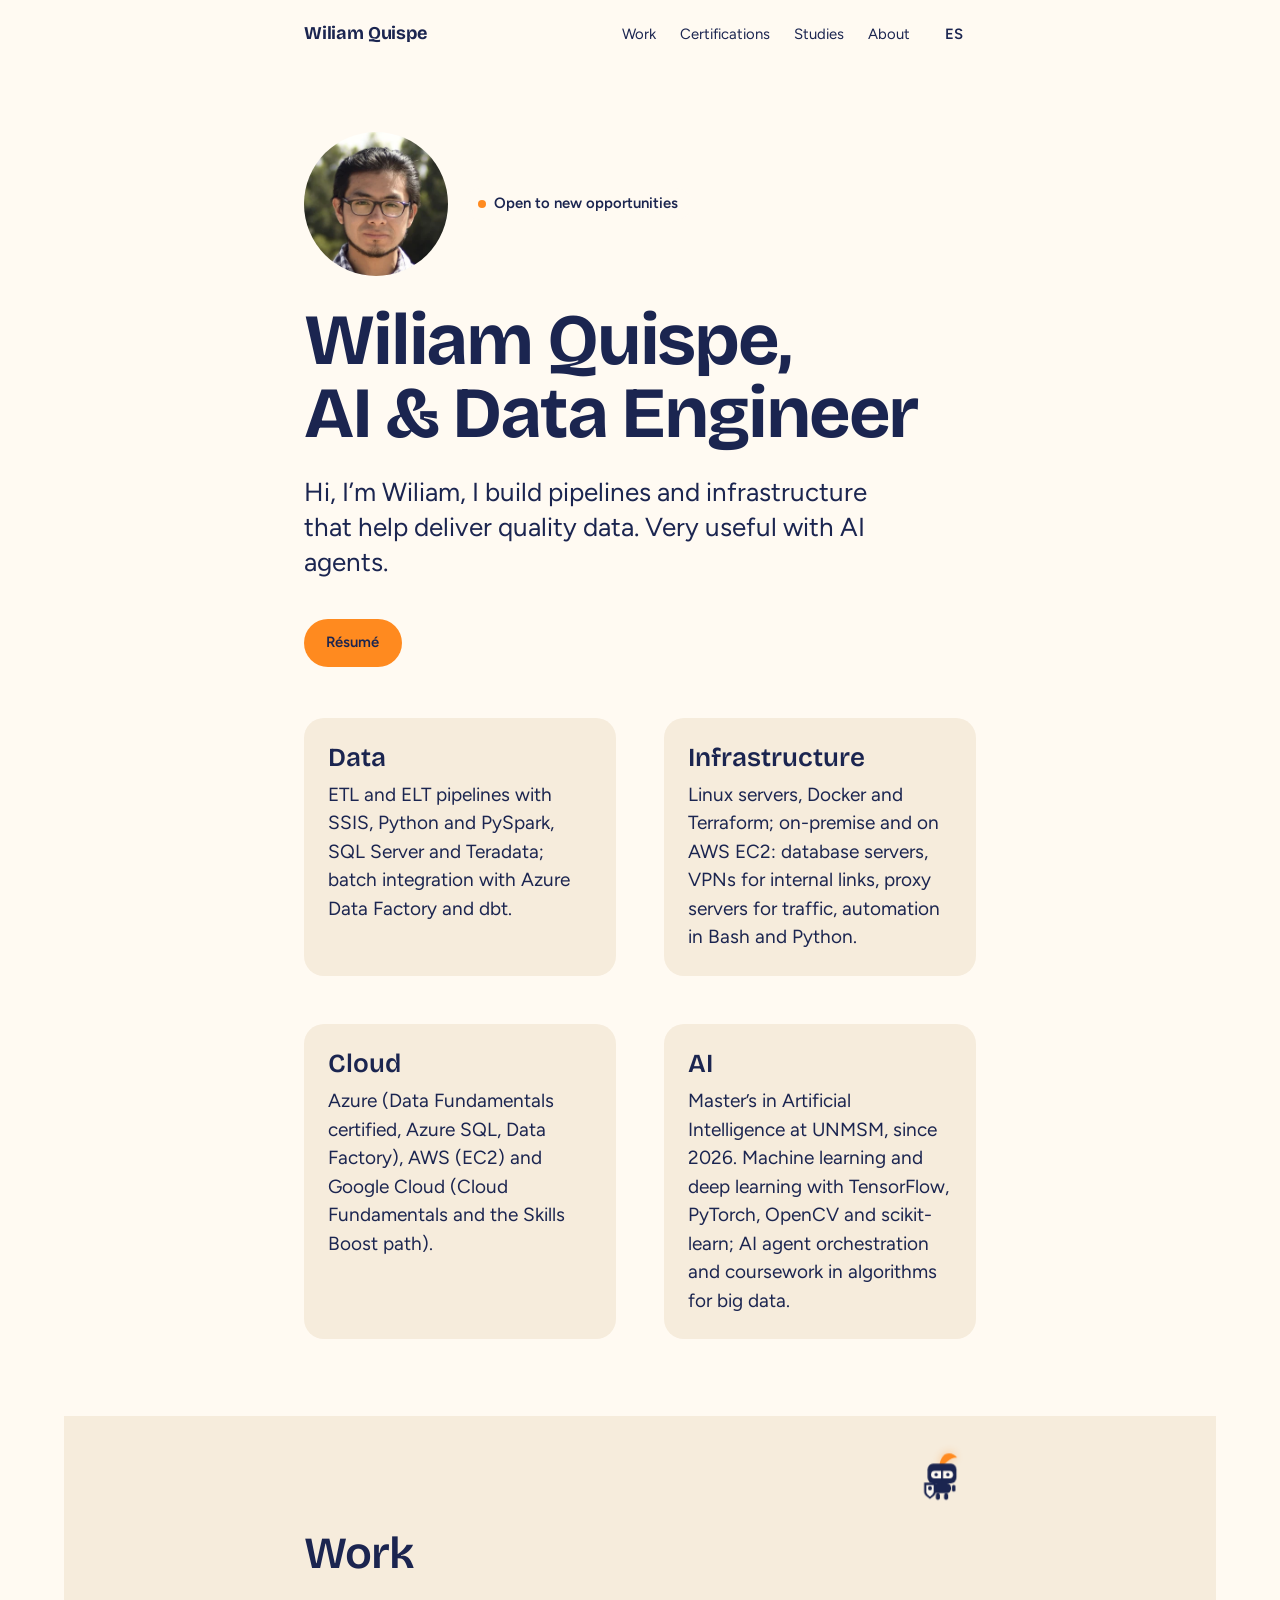
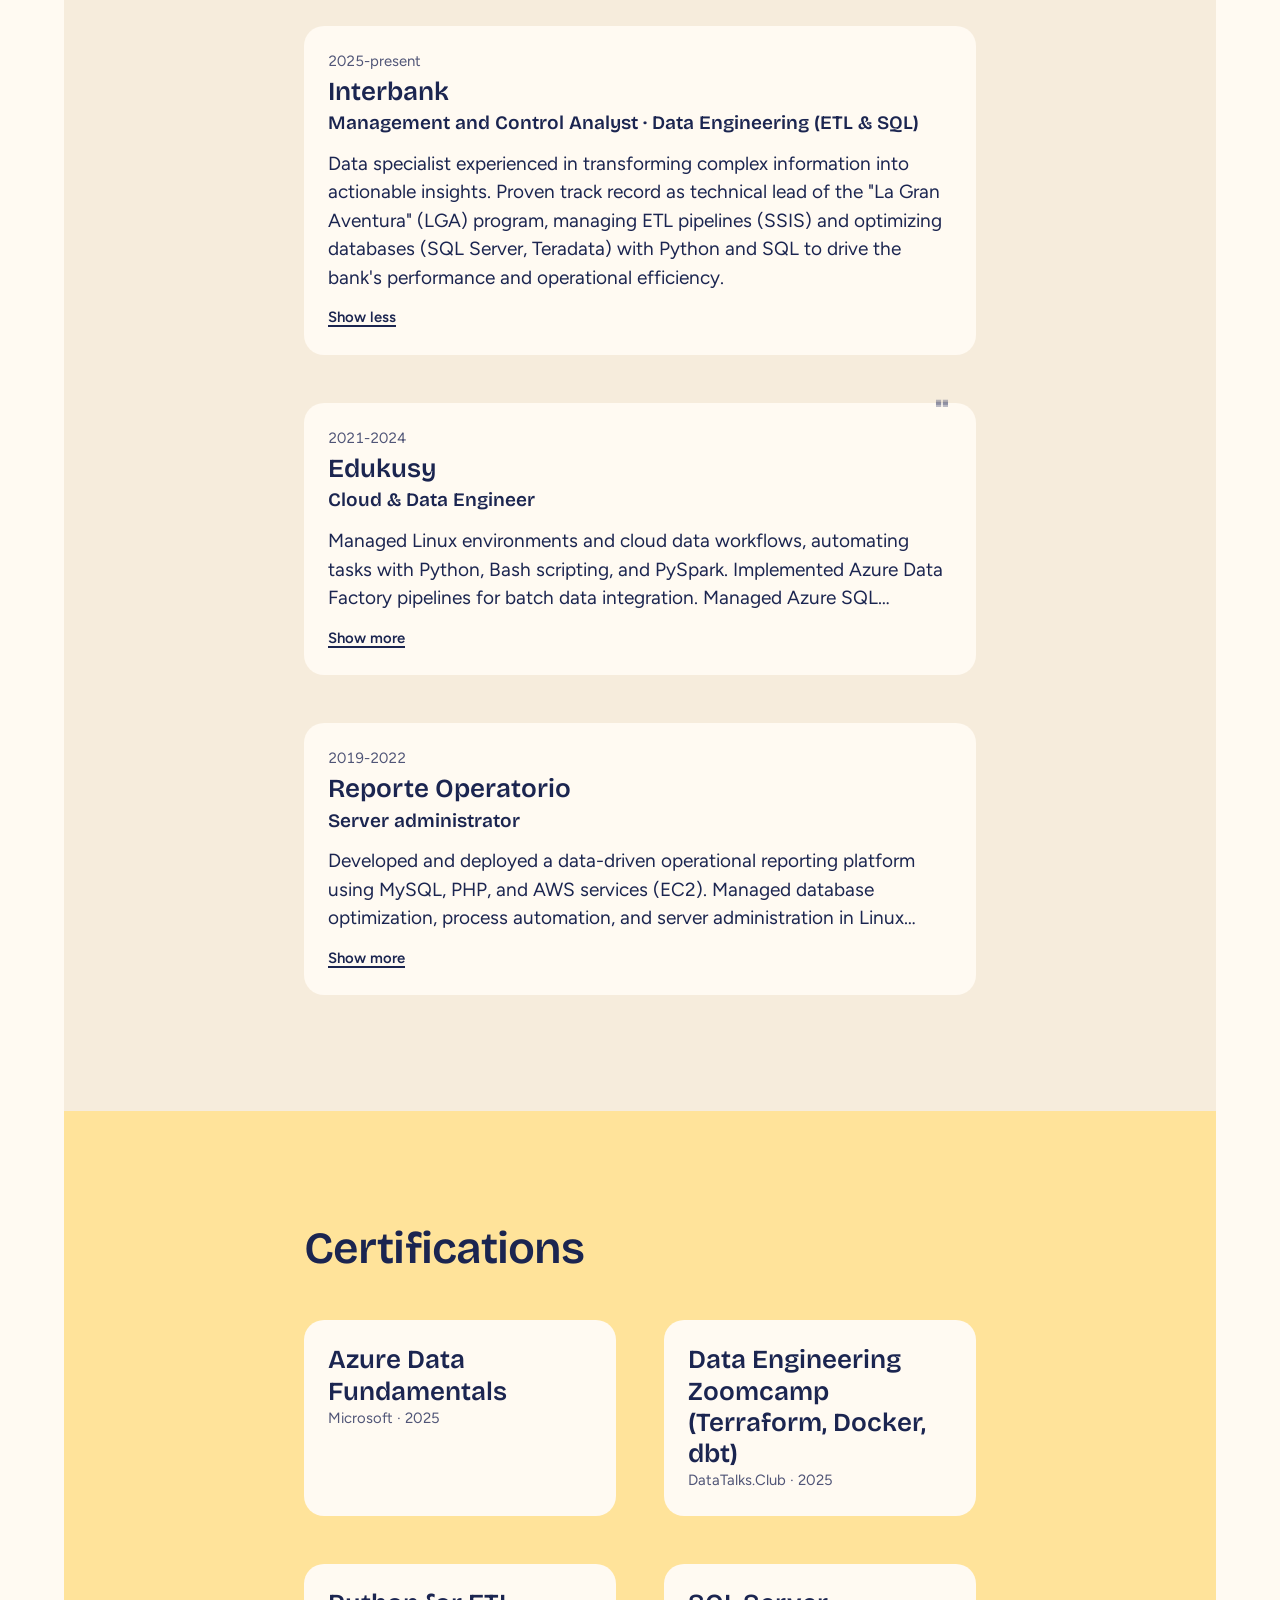
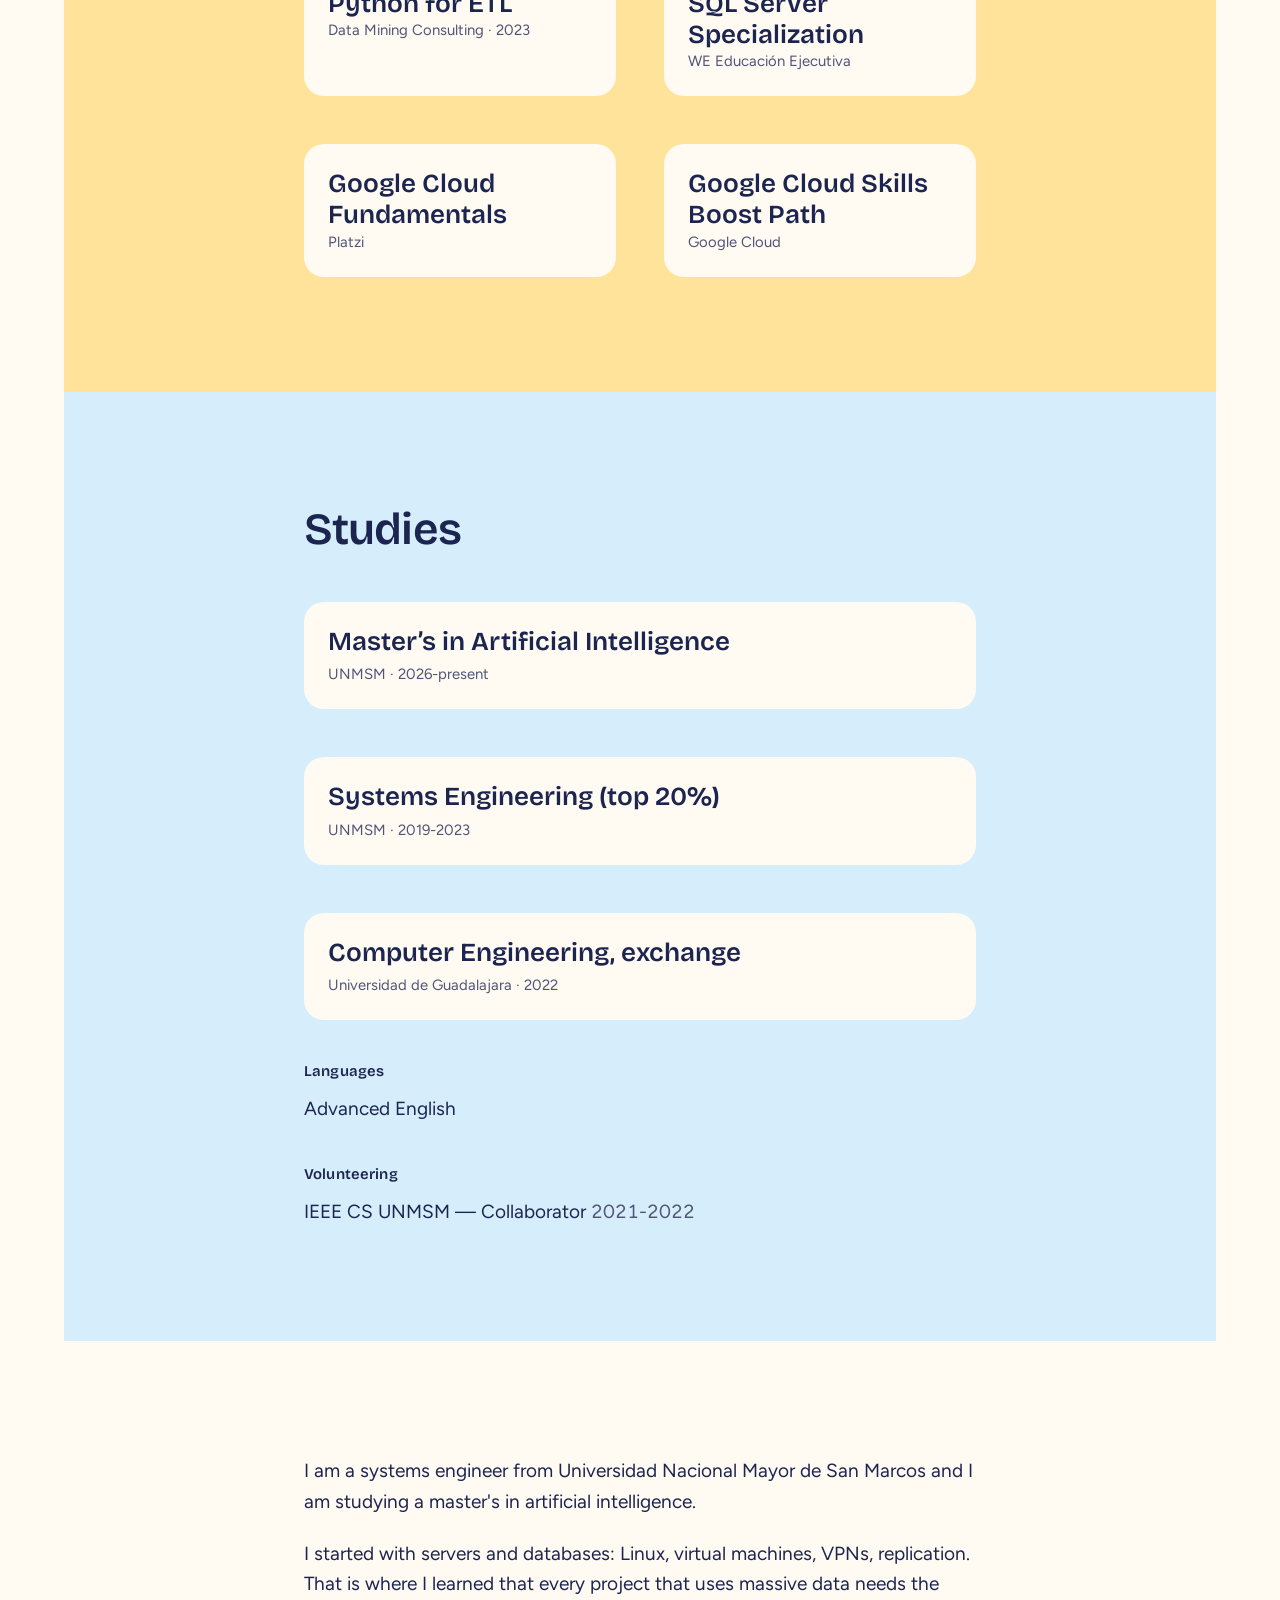
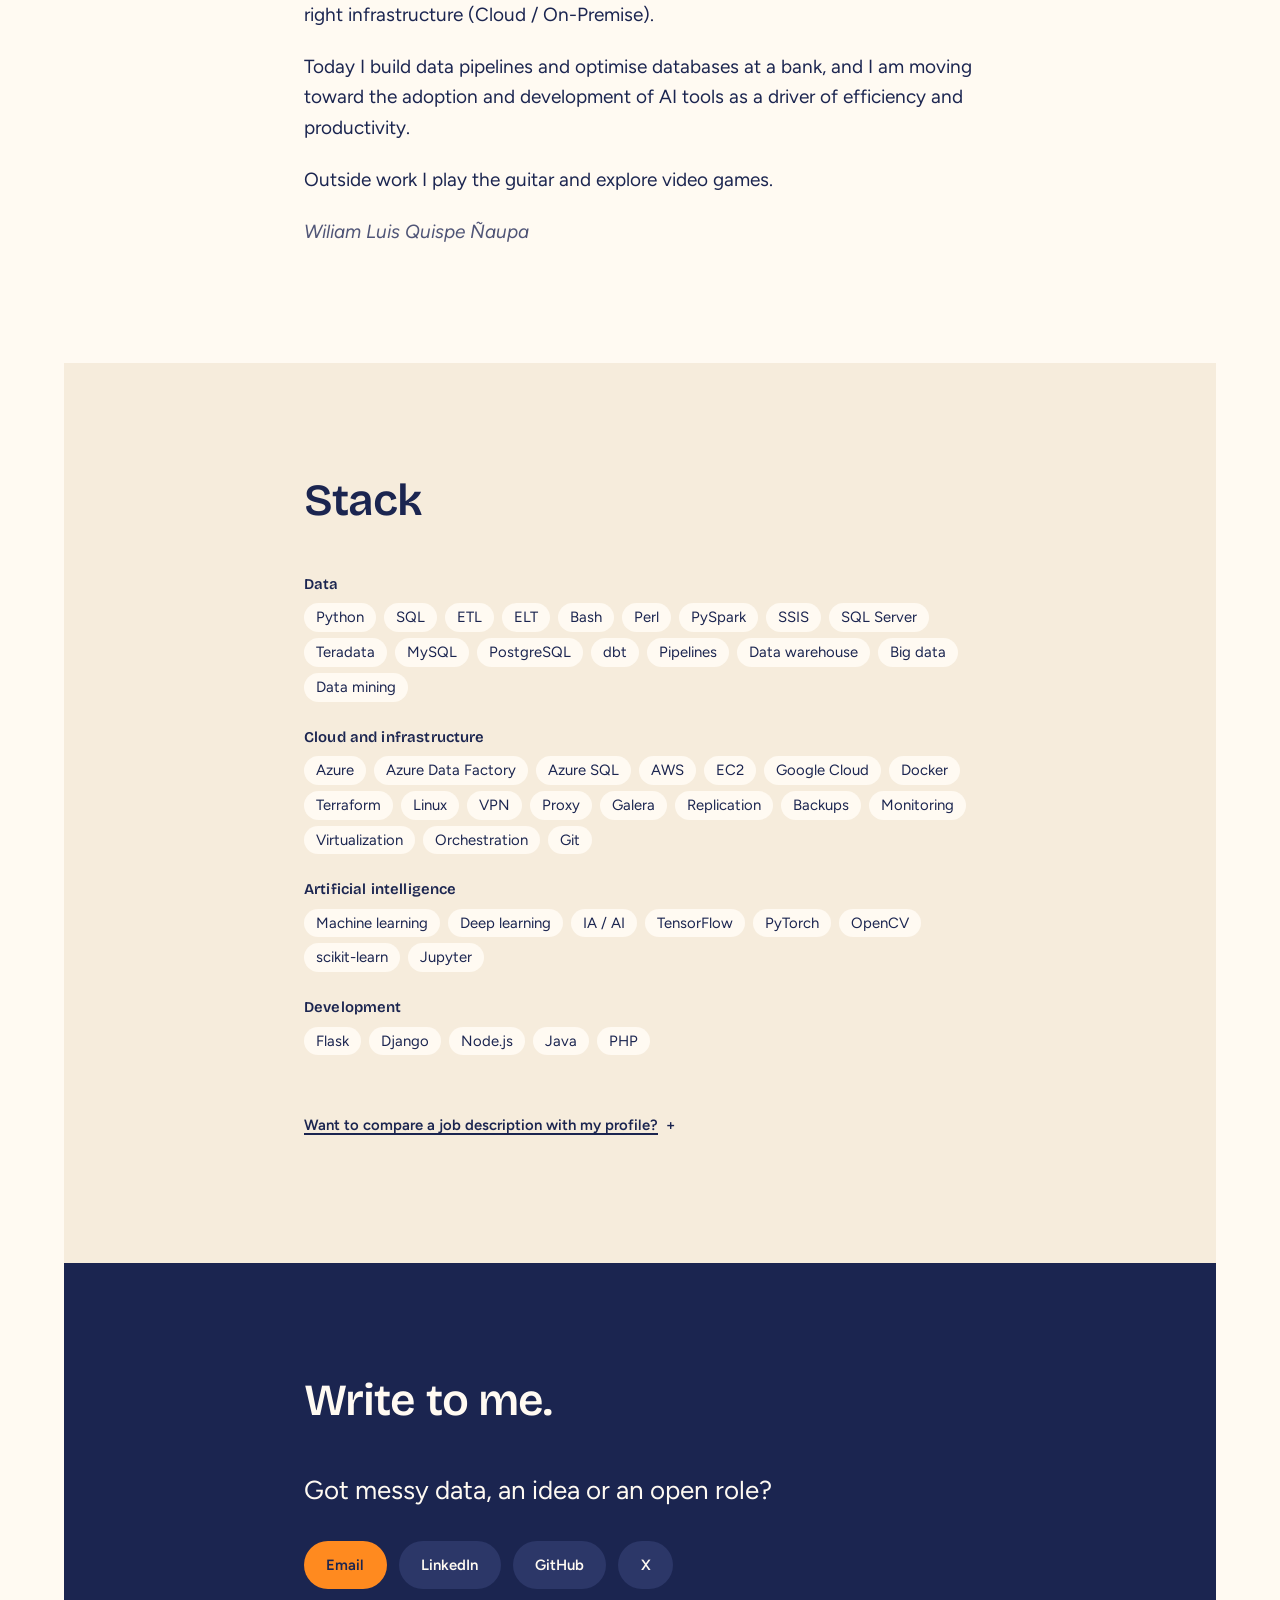
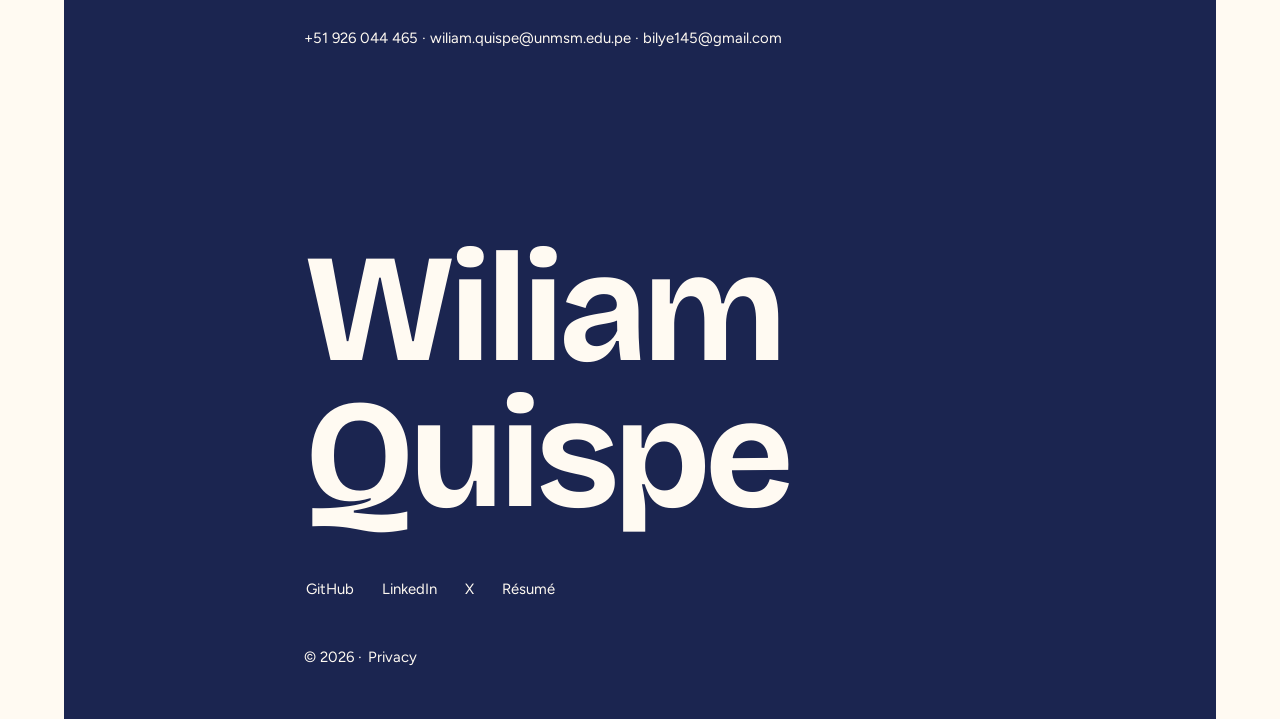
<file: site/index.html>
<!DOCTYPE html>
<html lang="es" data-lang="es">
<head>
  <meta charset="utf-8">
  <meta name="viewport" content="width=device-width, initial-scale=1">
  <title data-lang-title data-es="Wiliam Quispe — AI &amp; Data Engineer" data-en="Wiliam Quispe — AI &amp; Data Engineer">Wiliam Quispe — AI &amp; Data Engineer</title>
  <meta name="description" content="Wiliam Quispe, AI &amp; Data Engineer. Python, SQL, ETL, nube e infraestructura de datos. / Wiliam Quispe, AI &amp; Data Engineer. Python, SQL, ETL, cloud and data infrastructure.">
  <link rel="canonical" href="https://wiliamluis.com/">
  <meta property="og:type" content="website">
  <meta property="og:title" content="Wiliam Quispe — AI &amp; Data Engineer">
  <meta property="og:description" content="Sistemas de datos e IA que corren en producción. / Data and AI systems that run in production.">
  <meta property="og:url" content="https://wiliamluis.com/">
  <meta property="og:image" content="https://wiliamluis.com/img/og.jpg">
  <meta property="og:image:width" content="1200">
  <meta property="og:image:height" content="630">
  <meta property="og:image:alt" content="Retrato de Wiliam Quispe / Portrait of Wiliam Quispe">
  <meta name="twitter:card" content="summary_large_image">
  <meta name="twitter:image" content="https://wiliamluis.com/img/og.jpg">
  <meta name="theme-color" content="#fffaf2">
  <link rel="icon" type="image/png" href="/favicon.png">
  <link rel="preload" href="fonts/bricolage-grotesque-600-700-normal-latin.woff2" as="font" type="font/woff2" crossorigin>
  <link rel="stylesheet" href="css/tokens.css">
  <link rel="stylesheet" href="css/fonts.css">
  <link rel="stylesheet" href="css/base.css">
</head>
<body>
  <a class="skip" href="#contenido"><span lang="es">Saltar al contenido</span><span lang="en">Skip to content</span></a>

  <div class="stage">
    <div class="stage__read">
      <header class="topbar">
        <a class="topbar__name" href="#inicio">Wiliam Quispe</a>
        <div class="topbar__nav" data-nav>
          <button class="menu-btn" type="button" data-menu-btn aria-expanded="false" aria-controls="navlinks"><span lang="es">Menú</span><span lang="en">Menu</span></button>
          <nav class="navlinks" id="navlinks" aria-label="Principal">
            <a href="#work"><span lang="es">Trabajo</span><span lang="en">Work</span></a>
            <a href="#certs"><span lang="es">Certificaciones</span><span lang="en">Certifications</span></a>
            <a href="#studies"><span lang="es">Estudios</span><span lang="en">Studies</span></a>
            <a href="#about"><span lang="es">Sobre mí</span><span lang="en">About</span></a>
          </nav>
          <button class="lang" type="button" data-lang-toggle aria-label="Cambiar idioma / Switch language">EN</button>
        </div>
      </header>

      <main id="contenido">

        <!-- ===== HERO ===== -->
        <header class="hero" id="inicio">
          <div class="hero__id">
            <picture><source type="image/webp" srcset="img/perfil-avatar.webp"><img class="avatar" src="img/perfil-avatar.jpg" width="144" height="144" alt="Retrato de Wiliam Quispe"></picture>
            <p class="stage__status"><span lang="es">Disponible para nuevas oportunidades</span><span lang="en">Open to new opportunities</span></p>
          </div>
          <h1 class="hero__title reveal">Wiliam Quispe, <span class="role" aria-label="AI &amp; Data Engineer"><span class="role__fx" aria-hidden="true">AI &amp; Data Engineer</span></span></h1>
          <p class="hero__lede reveal" style="--i:1">
            <span lang="es">Hola, soy Wiliam, construyo pipelines e infraestructura que ayudan a tener datos de calidad. Muy útiles con agentes IA.</span>
            <span lang="en">Hi, I’m Wiliam, I build pipelines and infrastructure that help deliver quality data. Very useful with AI agents.</span>
          </p>
          <div class="hero__actions reveal" style="--i:2">
            <a class="btn btn--accent" href="cv/Wiliam-Quispe-CV-ES.pdf" lang="es" target="_blank" rel="noopener noreferrer">Currículum</a>
            <a class="btn btn--accent" href="cv/Wiliam-Quispe-CV-EN.pdf" lang="en" target="_blank" rel="noopener noreferrer">Résumé</a>
          </div>
        </header>

        <!-- ===== ÁREAS: 2×2 de tarjetas ===== -->
        <section class="intro" aria-labelledby="intro-h">
          <h2 class="sr-only" id="intro-h"><span lang="es">Presentación</span><span lang="en">Introduction</span></h2>
          <div class="areas">
            <article class="area reveal" style="--i:0">
              <h3 class="area__title"><span lang="es">Datos</span><span lang="en">Data</span></h3>
              <p>
                <span lang="es">Pipelines ETL y ELT con SSIS, Python y PySpark, SQL Server y Teradata; integración por lotes con Azure Data Factory y dbt.</span>
                <span lang="en">ETL and ELT pipelines with SSIS, Python and PySpark, SQL Server and Teradata; batch integration with Azure Data Factory and dbt.</span>
              </p>
            </article>
            <article class="area reveal" style="--i:1">
              <h3 class="area__title"><span lang="es">Infraestructura</span><span lang="en">Infrastructure</span></h3>
              <p>
                <span lang="es">Servidores Linux, Docker y Terraform; on-premise y en AWS EC2: servidores de bases de datos, VPN para conexiones internas, proxy para el tráfico y automatización en Bash y Python.</span>
                <span lang="en">Linux servers, Docker and Terraform; on-premise and on AWS EC2: database servers, VPNs for internal links, proxy servers for traffic, automation in Bash and Python.</span>
              </p>
            </article>
            <article class="area reveal" style="--i:2">
              <h3 class="area__title"><span lang="es">Nube</span><span lang="en">Cloud</span></h3>
              <p>
                <span lang="es">Azure (certificado Data Fundamentals, Azure SQL, Data Factory), AWS (EC2) y Google Cloud (Cloud Fundamentals y la ruta Skills Boost).</span>
                <span lang="en">Azure (Data Fundamentals certified, Azure SQL, Data Factory), AWS (EC2) and Google Cloud (Cloud Fundamentals and the Skills Boost path).</span>
              </p>
            </article>
            <article class="area reveal" style="--i:3">
              <h3 class="area__title"><span lang="es">IA</span><span lang="en">AI</span></h3>
              <p>
                <span lang="es">Maestría en Inteligencia Artificial en la UNMSM, desde 2026. Machine learning y deep learning con TensorFlow, PyTorch, OpenCV y scikit-learn; orquestación de agentes de IA y cursos de algoritmos para big data.</span>
                <span lang="en">Master’s in Artificial Intelligence at UNMSM, since 2026. Machine learning and deep learning with TensorFlow, PyTorch, OpenCV and scikit-learn; AI agent orchestration and coursework in algorithms for big data.</span>
              </p>
            </article>
          </div>
        </section>

        <!-- ===== TRABAJO ===== -->
        <section class="field field--sand" id="work" aria-labelledby="work-h">
          <h2 id="work-h" class="reveal"><span lang="es">Trabajo</span><span lang="en">Work</span></h2>
          <div class="jobs">
            <article class="ledger__row reveal is-open" style="--i:0">
              <p class="ledger__year nums"><span lang="es">2025-hoy</span><span lang="en">2025-present</span></p>
              <h3 class="ledger__name">Interbank</h3>
              <p class="ledger__kind"><span lang="es">Analista de Gestión y Control · Ingeniería de Datos (ETL &amp; SQL)</span><span lang="en">Management and Control Analyst · Data Engineering (ETL &amp; SQL)</span></p>
              <p class="ledger__more"><span lang="es">Especialista de datos con experiencia en transformar información compleja en insights procesables. Trayectoria comprobada como líder técnico del programa "La Gran Aventura" (LGA), gestionando pipelines ETL (SSIS) y optimizando bases de datos (SQL Server, Teradata) con Python y SQL para impulsar el rendimiento y la eficiencia operativa del banco.</span><span lang="en">Data specialist experienced in transforming complex information into actionable insights. Proven track record as technical lead of the "La Gran Aventura" (LGA) program, managing ETL pipelines (SSIS) and optimizing databases (SQL Server, Teradata) with Python and SQL to drive the bank's performance and operational efficiency.</span></p>
              <button type="button" class="ledger__toggle" data-toggle aria-expanded="true">
                <span class="ledger__label-more"><span lang="es">Ver más</span><span lang="en">Show more</span></span>
                <span class="ledger__label-less"><span lang="es">Ver menos</span><span lang="en">Show less</span></span>
              </button>
            </article>

            <article class="ledger__row reveal" style="--i:1">
              <p class="ledger__year nums"><span lang="es">2021-2024</span><span lang="en">2021-2024</span></p>
              <h3 class="ledger__name"><a href="https://www.edukusy.com/" target="_blank" rel="noopener noreferrer">Edukusy</a></h3>
              <p class="ledger__kind"><span lang="es">Cloud &amp; Data Engineer</span><span lang="en">Cloud &amp; Data Engineer</span></p>
              <p class="ledger__more"><span lang="es">Administré entornos Linux y flujo de datos en la nube, automatizando tareas con Python, Bash Script y PySpark. Implementé pipelines en Azure Data Factory, integrando datos por lotes. Gestioné bases de datos Azure SQL y orquestación de contenedores con Docker, optimizando su rendimiento en arquitecturas distribuidas.</span><span lang="en">Managed Linux environments and cloud data workflows, automating tasks with Python, Bash scripting, and PySpark. Implemented Azure Data Factory pipelines for batch data integration. Managed Azure SQL databases and container orchestration with Docker, optimizing performance in distributed architectures.</span></p>
              <button type="button" class="ledger__toggle" data-toggle aria-expanded="false">
                <span class="ledger__label-more"><span lang="es">Ver más</span><span lang="en">Show more</span></span>
                <span class="ledger__label-less"><span lang="es">Ver menos</span><span lang="en">Show less</span></span>
              </button>
            </article>

            <article class="ledger__row reveal" style="--i:2">
              <p class="ledger__year nums"><span lang="es">2019-2022</span><span lang="en">2019-2022</span></p>
              <h3 class="ledger__name"><a href="https://www.facebook.com/ReporteOperatorio" target="_blank" rel="noopener noreferrer">Reporte Operatorio</a></h3>
              <p class="ledger__kind"><span lang="es">Administrador de servidor</span><span lang="en">Server administrator</span></p>
              <p class="ledger__more"><span lang="es">Desarrollé y desplegué una plataforma de reportes operatorios basada en datos, utilizando MySQL, PHP y servicios de AWS (EC2). Gestioné la optimización de bases de datos, automatización de procesos y administración de servidores en entornos Linux desde CLI.</span><span lang="en">Developed and deployed a data-driven operational reporting platform using MySQL, PHP, and AWS services (EC2). Managed database optimization, process automation, and server administration in Linux environments via CLI.</span></p>
              <button type="button" class="ledger__toggle" data-toggle aria-expanded="false">
                <span class="ledger__label-more"><span lang="es">Ver más</span><span lang="en">Show more</span></span>
                <span class="ledger__label-less"><span lang="es">Ver menos</span><span lang="en">Show less</span></span>
              </button>
            </article>
          </div>
        </section>

        <!-- ===== CERTIFICACIONES ===== -->
        <section class="field field--sun" id="certs" aria-labelledby="certs-h">
          <h2 id="certs-h" class="reveal"><span lang="es">Certificaciones</span><span lang="en">Certifications</span></h2>
          <div class="certs">
            <article class="cert reveal" style="--i:0">
              <h3 class="cert__name"><span lang="es">Azure Data Fundamentals</span><span lang="en">Azure Data Fundamentals</span></h3>
              <p class="cert__meta"><span lang="es">Microsoft · 2025</span><span lang="en">Microsoft · 2025</span></p>
            </article>
            <article class="cert reveal" style="--i:1">
              <h3 class="cert__name"><span lang="es">Data Engineering Zoomcamp (Terraform, Docker, dbt)</span><span lang="en">Data Engineering Zoomcamp (Terraform, Docker, dbt)</span></h3>
              <p class="cert__meta"><span lang="es">DataTalks.Club · 2025</span><span lang="en">DataTalks.Club · 2025</span></p>
            </article>
            <article class="cert reveal" style="--i:2">
              <h3 class="cert__name"><a href="https://drive.google.com/file/d/1cZbsy4U_0KZ-SyTror_cFmEnp-2RZED_/view?usp=sharing" target="_blank" rel="noopener noreferrer"><span lang="es">Python for ETL</span><span lang="en">Python for ETL</span></a></h3>
              <p class="cert__meta"><span lang="es">Data Mining Consulting · 2023</span><span lang="en">Data Mining Consulting · 2023</span></p>
            </article>
            <article class="cert reveal" style="--i:3">
              <h3 class="cert__name"><span lang="es">SQL Server Specialization</span><span lang="en">SQL Server Specialization</span></h3>
              <p class="cert__meta"><span lang="es">WE Educación Ejecutiva</span><span lang="en">WE Educación Ejecutiva</span></p>
            </article>
            <article class="cert reveal" style="--i:4">
              <h3 class="cert__name"><span lang="es">Google Cloud Fundamentals</span><span lang="en">Google Cloud Fundamentals</span></h3>
              <p class="cert__meta"><span lang="es">Platzi</span><span lang="en">Platzi</span></p>
            </article>
            <article class="cert reveal" style="--i:5">
              <h3 class="cert__name"><span lang="es">Google Cloud Skills Boost Path</span><span lang="en">Google Cloud Skills Boost Path</span></h3>
              <p class="cert__meta"><span lang="es">Google Cloud</span><span lang="en">Google Cloud</span></p>
            </article>
          </div>
        </section>

        <!-- ===== ESTUDIOS ===== -->
        <section class="field field--sky" id="studies" aria-labelledby="studies-h">
          <h2 id="studies-h" class="reveal"><span lang="es">Estudios</span><span lang="en">Studies</span></h2>

          <div class="studies">
            <article class="study reveal" style="--i:1">
              <h3 class="study__title"><span lang="es">Maestría en Inteligencia Artificial</span><span lang="en">Master’s in Artificial Intelligence</span></h3>
              <p class="study__meta"><span lang="es">UNMSM · 2026-hoy</span><span lang="en">UNMSM · 2026-present</span></p>
            </article>
            <article class="study reveal" style="--i:2">
              <h3 class="study__title"><span lang="es">Ingeniería de Sistemas (quinto superior)</span><span lang="en">Systems Engineering (top 20%)</span></h3>
              <p class="study__meta"><span lang="es">UNMSM · 2019-2023</span><span lang="en">UNMSM · 2019-2023</span></p>
            </article>
            <article class="study reveal" style="--i:3">
              <h3 class="study__title"><span lang="es">Ingeniería Informática, intercambio</span><span lang="en">Computer Engineering, exchange</span></h3>
              <p class="study__meta"><span lang="es">Universidad de Guadalajara · 2022</span><span lang="en">Universidad de Guadalajara · 2022</span></p>
            </article>
          </div>

          <h3 class="group-title reveal"><span lang="es">Idiomas</span><span lang="en">Languages</span></h3>
          <p class="reveal"><span lang="es">Inglés avanzado</span><span lang="en">Advanced English</span></p>

          <h3 class="group-title reveal"><span lang="es">Voluntariado</span><span lang="en">Volunteering</span></h3>
          <p class="reveal"><span lang="es">IEEE CS UNMSM — Colaborador</span><span lang="en">IEEE CS UNMSM — Collaborator</span> <span class="muted nums">2021-2022</span></p>
        </section>

        <!-- ===== SOBRE MÍ ===== -->
        <section class="letter" id="about" aria-labelledby="about-h">
          <h2 class="sr-only" id="about-h"><span lang="es">Sobre mí</span><span lang="en">About</span></h2>
          <p class="reveal" style="--i:1"><span lang="es">Soy ingeniero de sistemas por la Universidad Nacional Mayor de San Marcos y curso una maestría en inteligencia artificial.</span><span lang="en">I am a systems engineer from Universidad Nacional Mayor de San Marcos and I am studying a master's in artificial intelligence.</span></p>
          <p class="reveal" style="--i:2"><span lang="es">Empecé con servidores y bases de datos: Linux, máquinas virtuales, VPN, replicación. Ahí aprendí que todo proyecto con uso de datos masivos necesita de una infraestructura adecuada (Cloud / OnPremise).</span><span lang="en">I started with servers and databases: Linux, virtual machines, VPNs, replication. That is where I learned that every project that uses massive data needs the right infrastructure (Cloud / On-Premise).</span></p>
          <p class="reveal" style="--i:3"><span lang="es">Hoy construyo pipelines de datos y optimizo bases de datos en un banco, y avanzo hacia la adopción y desarrollo de herramientas de AI como eje de eficiencia y productividad.</span><span lang="en">Today I build data pipelines and optimise databases at a bank, and I am moving toward the adoption and development of AI tools as a driver of efficiency and productivity.</span></p>
          <p class="reveal" style="--i:4"><span lang="es">Fuera del trabajo toco la guitarra y exploro videojuegos.</span><span lang="en">Outside work I play the guitar and explore video games.</span></p>
          <p class="letter__sign reveal" style="--i:5">Wiliam Luis Quispe Ñaupa</p>
        </section>

        <!-- ===== HERRAMIENTAS (y «Compara», como extra) ===== -->
        <section class="field field--sand" id="skills" aria-labelledby="skills-h">
          <h2 id="skills-h" class="reveal"><span lang="es">Herramientas</span><span lang="en">Stack</span></h2>
          <dl class="skills" id="skills-list">
            <dt><span lang="es">Datos</span><span lang="en">Data</span></dt>
            <dd><ul class="chips">
              <li data-alias="python">Python</li>
              <li data-alias="sql|t-sql|tsql">SQL</li>
              <li data-alias="etl">ETL</li>
              <li data-alias="elt">ELT</li>
              <li data-alias="bash|shell script">Bash</li>
              <li data-alias="perl">Perl</li>
              <li data-alias="pyspark|spark|apache spark" data-name="PySpark">PySpark</li>
              <li data-alias="ssis|integration services">SSIS</li>
              <li data-alias="sql server|sqlserver" data-name="SQL Server">SQL Server</li>
              <li data-alias="teradata">Teradata</li>
              <li data-alias="mysql">MySQL</li>
              <li data-alias="postgresql|postgres">PostgreSQL</li>
              <li data-alias="dbt">dbt</li>
              <li data-alias="pipeline|pipelines|data pipeline">Pipelines</li>
              <li data-alias="data warehouse|data warehousing|datawarehouse" data-name="Data warehouse">Data warehouse</li>
              <li data-alias="big data">Big data</li>
              <li data-alias="data mining|mineria de datos" data-name="Data mining">Data mining</li>
            </ul></dd>
            <dt><span lang="es">Nube e infraestructura</span><span lang="en">Cloud and infrastructure</span></dt>
            <dd><ul class="chips">
              <li data-alias="azure">Azure</li>
              <li data-alias="azure data factory|data factory|adf" data-name="Azure Data Factory">Azure Data Factory</li>
              <li data-alias="azure sql">Azure SQL</li>
              <li data-alias="aws|amazon web services">AWS</li>
              <li data-alias="ec2">EC2</li>
              <li data-alias="google cloud|gcp" data-name="Google Cloud">Google Cloud</li>
              <li data-alias="docker|contenedor|contenedores|container|containers">Docker</li>
              <li data-alias="terraform">Terraform</li>
              <li data-alias="linux">Linux</li>
              <li data-alias="vpn">VPN</li>
              <li data-alias="proxy|proxies">Proxy</li>
              <li data-alias="galera">Galera</li>
              <li data-alias="replication|replicacion" data-name="Replicación / Replication"><span lang="es">Replicación</span><span lang="en">Replication</span></li>
              <li data-alias="backup|backups|copias de seguridad" data-name="Backups">Backups</li>
              <li data-alias="monitoring|monitorizacion|monitoreo" data-name="Monitorización / Monitoring"><span lang="es">Monitorización</span><span lang="en">Monitoring</span></li>
              <li data-alias="virtualization|virtualizacion|virtualized|virtualizado" data-name="Virtualización / Virtualization"><span lang="es">Virtualización</span><span lang="en">Virtualization</span></li>
              <li data-alias="orchestration|orquestacion" data-name="Orquestación / Orchestration"><span lang="es">Orquestación</span><span lang="en">Orchestration</span></li>
              <li data-alias="git|github">Git</li>
            </ul></dd>
            <dt><span lang="es">Inteligencia artificial</span><span lang="en">Artificial intelligence</span></dt>
            <dd><ul class="chips">
              <li data-alias="machine learning|ml" data-name="Machine learning">Machine learning</li>
              <li data-alias="deep learning" data-name="Deep learning">Deep learning</li>
              <li data-alias="artificial intelligence|inteligencia artificial|ia|ai" data-name="IA / AI">IA / AI</li>
              <li data-alias="tensorflow">TensorFlow</li>
              <li data-alias="pytorch">PyTorch</li>
              <li data-alias="opencv">OpenCV</li>
              <li data-alias="scikit-learn|scikit learn|sklearn" data-name="scikit-learn">scikit-learn</li>
              <li data-alias="jupyter">Jupyter</li>
            </ul></dd>
            <dt><span lang="es">Desarrollo</span><span lang="en">Development</span></dt>
            <dd><ul class="chips">
              <li data-alias="flask">Flask</li>
              <li data-alias="django">Django</li>
              <li data-alias="node.js|nodejs|node js" data-name="Node.js">Node.js</li>
              <li data-alias="java">Java</li>
              <li data-alias="php">PHP</li>
            </ul></dd>
          </dl>

          <details class="match" id="match">
            <summary><span lang="es">¿Quieres comparar una oferta con mi perfil?</span><span lang="en">Want to compare a job description with my profile?</span></summary>
            <div class="match__body">
              <p>
                <span lang="es">Pega una oferta de trabajo y marco lo que coincide con mi perfil. Todo ocurre en tu navegador: no se envía nada.</span>
                <span lang="en">Paste a job description and I’ll mark what matches my profile. It all happens in your browser: nothing is sent.</span>
              </p>
              <form id="match-form" novalidate>
                <label class="sr-only" for="match-input"><span lang="es">Texto de la oferta</span><span lang="en">Job description</span></label>
                <textarea id="match-input" name="oferta" rows="6" autocomplete="off" spellcheck="false"></textarea>
                <div class="match__bar">
                  <button class="btn btn--dark" type="submit"><span lang="es">Comparar</span><span lang="en">Compare</span></button>
                  <button class="btn--text" type="button" id="match-clear"><span lang="es">Borrar</span><span lang="en">Clear</span></button>
                </div>
                <p class="match__result" id="match-result" role="status" aria-live="polite"></p>
                <div class="match__terms" id="match-terms"></div>
              </form>
              <p class="small muted"><span lang="es">Es una comparación por palabras clave, no un modelo.</span><span lang="en">This is a keyword match, not a model.</span></p>
            </div>
          </details>
        </section>

        <!-- ===== CONTACTO ===== -->
        <section class="field field--navy contact" id="contact" aria-labelledby="contact-h">
          <h2 id="contact-h" class="contact__title reveal">
            <span lang="es">Escríbeme.</span><span lang="en">Write to me.</span>
          </h2>
          <p class="contact__lede reveal" style="--i:1">
            <span lang="es">¿Tienes datos desordenados, una idea o una vacante?</span>
            <span lang="en">Got messy data, an idea or an open role?</span>
          </p>
          <div class="contact__actions reveal" style="--i:2">
            <a class="btn btn--accent" href="mailto:wiliam.quispe@unmsm.edu.pe"><span lang="es">Correo</span><span lang="en">Email</span></a>
            <a class="btn btn--dark" href="https://www.linkedin.com/in/wiliamquispe/" target="_blank" rel="noopener noreferrer">LinkedIn</a>
            <a class="btn btn--dark" href="https://github.com/wiliamquispe" target="_blank" rel="noopener noreferrer">GitHub</a>
            <a class="btn btn--dark" href="https://twitter.com/wililucho" target="_blank" rel="noopener noreferrer">X</a>
          </div>
          <p class="contact__meta reveal" style="--i:3"><span lang="es">+51 926 044 465 · wiliam.quispe@unmsm.edu.pe · bilye145@gmail.com</span><span lang="en">+51 926 044 465 · wiliam.quispe@unmsm.edu.pe · bilye145@gmail.com</span></p>
        </section>
      </main>

      <!-- ===== PIE ===== -->
      <footer class="foot">
        <p class="foot__name">Wiliam Quispe</p>
        <nav aria-label="Enlaces / Links">
          <a href="https://github.com/wiliamquispe" target="_blank" rel="noopener noreferrer">GitHub</a>
          <a href="https://www.linkedin.com/in/wiliamquispe/" target="_blank" rel="noopener noreferrer">LinkedIn</a>
          <a href="https://twitter.com/wililucho" target="_blank" rel="noopener noreferrer">X</a>
          <a href="cv/Wiliam-Quispe-CV-ES.pdf" lang="es" target="_blank" rel="noopener noreferrer">Currículum</a>
          <a href="cv/Wiliam-Quispe-CV-EN.pdf" lang="en" target="_blank" rel="noopener noreferrer">Résumé</a>
        </nav>
        <p class="foot__r">© 2026 · <a href="privacidad.html"><span lang="es">Privacidad</span><span lang="en">Privacy</span></a></p>
      </footer>
    </div><!-- /.stage__read -->
  </div><!-- /.stage -->

  <script src="js/site.js" defer></script>
  <script src="js/match.js" defer></script>
  <script src="js/motion.js" defer></script>
  <script src="js/mascot.js" defer></script>
</body>
</html>
</file>
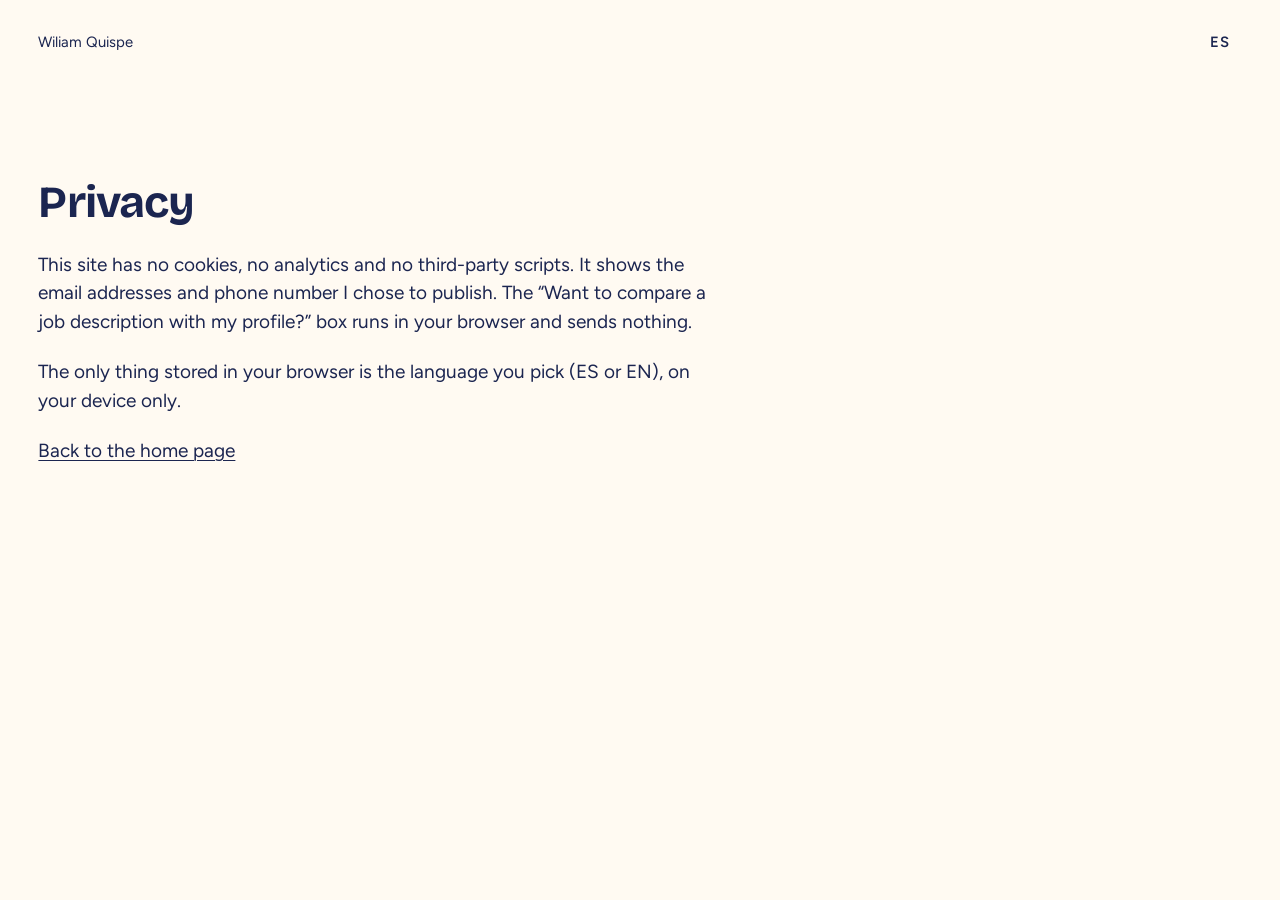
<file: site/privacidad.html>
<!DOCTYPE html>
<html lang="es" data-lang="es">
<head>
  <meta charset="utf-8">
  <meta name="viewport" content="width=device-width, initial-scale=1">
  <title data-lang-title data-es="Privacidad — Wiliam Quispe" data-en="Privacy — Wiliam Quispe">Privacidad — Wiliam Quispe</title>
  <meta name="robots" content="noindex">
  <link rel="canonical" href="https://wiliamluis.com/privacidad.html">
  <link rel="icon" type="image/png" href="/favicon.png">
  <link rel="stylesheet" href="css/tokens.css">
  <link rel="stylesheet" href="css/fonts.css">
  <link rel="stylesheet" href="css/base.css">
</head>
<body>
  <a class="skip" href="#contenido"><span lang="es">Saltar al contenido</span><span lang="en">Skip to content</span></a>
  <header class="page-top">
    <a href="./">Wiliam Quispe</a>
    <button class="lang" type="button" data-lang-toggle aria-label="Cambiar idioma / Switch language">EN</button>
  </header>
  <main id="contenido" class="doc col">
    <h1><span lang="es">Privacidad</span><span lang="en">Privacy</span></h1>
    <p>
      <span lang="es">Este sitio no usa cookies, ni analítica, ni scripts de terceros. Muestra los correos y el teléfono que he decidido publicar. El cuadro «¿Quieres comparar una oferta con mi perfil?» se ejecuta en tu navegador y no envía nada.</span>
      <span lang="en">This site has no cookies, no analytics and no third-party scripts. It shows the email addresses and phone number I chose to publish. The “Want to compare a job description with my profile?” box runs in your browser and sends nothing.</span>
    </p>
    <p>
      <span lang="es">Lo único que se guarda en tu navegador es el idioma elegido (ES o EN), y solo en tu dispositivo.</span>
      <span lang="en">The only thing stored in your browser is the language you pick (ES or EN), on your device only.</span>
    </p>
    <p><a href="./"><span lang="es">Volver al inicio</span><span lang="en">Back to the home page</span></a></p>
  </main>
  <script src="js/site.js" defer></script>
</body>
</html>
</file>
<file: site/css/tokens.css>
/* tokens.css — dirección «La cara primero» (v2: crema/arena/cielo/sol/navy + mandarina).
   Sólo variables. Valores fijados en plan/10-calidez-la-cara-primero.md (bloque 3.1):
   no cambiarlos sin avisar a gera. */
:root {
  --bg: #fffaf2;   --sand: #f6ecdc;  --sky: #d6eefb;  --sun: #ffe39a;  --navy: #1b2550;
  --surface: var(--sand);
  --ink: #1b2550;  --muted: #505577;
  --accent: #ff8a1f;  --accent-ink: #1b2550;
  --field-dark: #1b2550;  --field-dark-ink: #fffaf2;
  --font-display: 'Bricolage Grotesque', 'Segoe UI', system-ui, sans-serif;
  --font: 'Figtree', 'Segoe UI', system-ui, sans-serif;
  --step-small: clamp(0.875rem, 0.85rem + 0.1vw, 0.9375rem);   /* 14-15 */
  --step-body:  clamp(1.0625rem, 1rem + 0.25vw, 1.1875rem);    /* 17-19 */
  --step-lead:  clamp(1.3125rem, 1.15rem + 0.7vw, 1.625rem);   /* 21-26 */
  --step-head:  clamp(2rem, 1.5rem + 1.6vw, 3rem);              /* 32-48 */
  --step-display: clamp(2.5rem, 1.3rem + 4vw, 4.5rem);         /* 40-72, solo h1 y frase de contacto */
  --margin: clamp(1.25rem, 3vw, 2.5rem);  --gutter: clamp(1rem, 2vw, 1.5rem);
  --gap-card: 3rem;                                 /* hueco entre tarjetas: deja sitio a la mascota (plan 12) */
  --section: clamp(6rem, 9vw, 10rem);
  --read: 56ch;  --radius: 20px;  --radius-lg: 24px;  --pill: 999px;
  --ease-out: cubic-bezier(0.23, 1, 0.32, 1);
  --t-press: 140ms;  --t-hover: 200ms;  --t-reveal: 500ms;  --stagger: 70ms;
}
</file>
<file: site/css/fonts.css>
/* Bricolage Grotesque + Figtree — autoalojadas (sin Google en el navegador del visitante).
   Origen: Google Fonts CSS2 (v9). Licencia: SIL Open Font License 1.1.
   Subsets: solo latin y latin-ext. Se descargaron con el UA de Chrome 131.
   Bricolage Grotesque llega como instancia variable 600-700 (un archivo por subset);
   Figtree normal, como variable 400-600; Figtree cursiva, 400. */

/* ---------- Bricolage Grotesque: titulares, 600-700 ---------- */
@font-face {
  font-family: 'Bricolage Grotesque';
  font-style: normal;
  font-weight: 600 700;
  font-display: swap;
  src: url('../fonts/bricolage-grotesque-600-700-normal-latin.woff2') format('woff2');
  unicode-range: U+0000-00FF, U+0131, U+0152-0153, U+02BB-02BC, U+02C6, U+02DA, U+02DC, U+0304, U+0308, U+0329, U+2000-206F, U+20AC, U+2122, U+2191, U+2193, U+2212, U+2215, U+FEFF, U+FFFD;
}

@font-face {
  font-family: 'Bricolage Grotesque';
  font-style: normal;
  font-weight: 600 700;
  font-display: swap;
  src: url('../fonts/bricolage-grotesque-600-700-normal-latin-ext.woff2') format('woff2');
  unicode-range: U+0100-02BA, U+02BD-02C5, U+02C7-02CC, U+02CE-02D7, U+02DD-02FF, U+0304, U+0308, U+0329, U+1D00-1DBF, U+1E00-1E9F, U+1EF2-1EFF, U+2020, U+20A0-20AB, U+20AD-20C4, U+2113, U+2C60-2C7F, U+A720-A7FF;
}

/* ---------- Figtree: texto, 400-600 ---------- */
@font-face {
  font-family: 'Figtree';
  font-style: normal;
  font-weight: 400 600;
  font-display: swap;
  src: url('../fonts/figtree-400-600-normal-latin.woff2') format('woff2');
  unicode-range: U+0000-00FF, U+0131, U+0152-0153, U+02BB-02BC, U+02C6, U+02DA, U+02DC, U+0304, U+0308, U+0329, U+2000-206F, U+20AC, U+2122, U+2191, U+2193, U+2212, U+2215, U+FEFF, U+FFFD;
}

@font-face {
  font-family: 'Figtree';
  font-style: normal;
  font-weight: 400 600;
  font-display: swap;
  src: url('../fonts/figtree-400-600-normal-latin-ext.woff2') format('woff2');
  unicode-range: U+0100-02BA, U+02BD-02C5, U+02C7-02CC, U+02CE-02D7, U+02DD-02FF, U+0304, U+0308, U+0329, U+1D00-1DBF, U+1E00-1E9F, U+1EF2-1EFF, U+2020, U+20A0-20AB, U+20AD-20C4, U+2113, U+2C60-2C7F, U+A720-A7FF;
}

/* cursiva 400 (firma) */
@font-face {
  font-family: 'Figtree';
  font-style: italic;
  font-weight: 400;
  font-display: swap;
  src: url('../fonts/figtree-400-italic-latin.woff2') format('woff2');
  unicode-range: U+0000-00FF, U+0131, U+0152-0153, U+02BB-02BC, U+02C6, U+02DA, U+02DC, U+0304, U+0308, U+0329, U+2000-206F, U+20AC, U+2122, U+2191, U+2193, U+2212, U+2215, U+FEFF, U+FFFD;
}

@font-face {
  font-family: 'Figtree';
  font-style: italic;
  font-weight: 400;
  font-display: swap;
  src: url('../fonts/figtree-400-italic-latin-ext.woff2') format('woff2');
  unicode-range: U+0100-02BA, U+02BD-02C5, U+02C7-02CC, U+02CE-02D7, U+02DD-02FF, U+0304, U+0308, U+0329, U+1D00-1DBF, U+1E00-1E9F, U+1EF2-1EFF, U+2020, U+20A0-20AB, U+20AD-20C4, U+2113, U+2C60-2C7F, U+A720-A7FF;
}
</file>
<file: site/css/base.css>
/* base.css — v3 «Sobrio y tech»: una columna centrada, campos de color y tarjetas.
   Orden de carga: tokens.css → fonts.css → base.css */

/* ---------- reset ---------- */
*, *::before, *::after { box-sizing: border-box; }
html { -webkit-text-size-adjust: 100%; text-size-adjust: 100%; }
body { margin: 0; background: var(--bg); color: var(--ink); font-family: var(--font); font-size: var(--step-body); line-height: 1.5; font-kerning: normal; -webkit-font-smoothing: antialiased; text-rendering: optimizeLegibility; }
h1, h2, h3, p, figure, blockquote, ul, ol, dl, dd { margin: 0; }
ul, ol { padding: 0; list-style: none; }
img { display: block; max-width: 100%; height: auto; background: var(--surface); }
button, input, textarea { font: inherit; color: inherit; }
button { background: none; border: 0; padding: 0; cursor: pointer; }
a { color: inherit; text-decoration-thickness: 1px; text-underline-offset: 0.18em; }
::selection { background: var(--accent); color: var(--accent-ink); }
:focus-visible { outline: 2px solid var(--ink); outline-offset: 3px; }
.sr-only { position: absolute; width: 1px; height: 1px; overflow: hidden; clip-path: inset(50%); white-space: nowrap; }
.skip { position: absolute; left: var(--margin); top: -4rem; background: var(--bg); color: var(--ink); padding: 0.75rem 1rem; z-index: 10; }
.skip:focus { top: 0.75rem; }
.nums { font-variant-numeric: tabular-nums; }
.small { font-size: var(--step-small); line-height: 1.45; }
.muted { color: var(--muted); }
strong { font-weight: 600; }

/* ---------- idioma: se muestra sólo el idioma activo ---------- */
html[data-lang="en"] [lang="es"], html[data-lang="es"] [lang="en"] { display: none !important; }

/* ---------- botones: píldora, una sola forma ---------- */
.btn { display: inline-flex; align-items: center; justify-content: center; min-height: 48px; padding: 0 1.4rem; border-radius: var(--pill); font-size: var(--step-small); font-weight: 600; text-decoration: none; background: var(--accent); color: var(--accent-ink); transition: transform var(--t-press) var(--ease-out), background-color var(--t-hover) ease, opacity var(--t-hover) var(--ease-out); }
.btn--accent { background: var(--accent); color: var(--accent-ink); }
.btn--dark { background: #2c3768; color: var(--field-dark-ink); }
.btn:hover { opacity: 0.9; }
.btn:active { transform: scale(0.97); }
.btn--text { display: inline-flex; align-items: center; min-height: 48px; font-size: var(--step-small); font-weight: 600; color: inherit; text-decoration: underline; text-decoration-thickness: 2px; text-underline-offset: 0.22em; transition: transform var(--t-press) var(--ease-out), opacity var(--t-hover) var(--ease-out); }
.btn--text:hover { opacity: 0.72; }
.btn--text:active { transform: scale(0.97); }

/* ---------- una columna de lectura, centrada ---------- */
.stage { display: block; }
.stage__status { display: inline-flex; align-items: center; gap: 0.5rem; padding: 0.375rem 0.875rem; background: var(--bg); border-radius: var(--pill); font-size: var(--step-small); font-weight: 600; line-height: 1.3; text-align: center; }
.stage__status::before { content: ""; flex: none; width: 0.5rem; height: 0.5rem; border-radius: 50%; background: var(--accent); }
.stage__read { --read-pad: clamp(1.5rem, 4vw, 4.5rem); --inset: max(var(--read-pad), calc((100% - var(--read)) / 2)); min-width: 0; max-width: 72rem; margin-inline: auto; }

/* ---------- barra de nombre ---------- */
.topbar { position: sticky; top: 0; z-index: 20; display: flex; align-items: center; gap: 1rem; min-height: 68px; padding-block: 0.5rem; padding-inline: var(--inset); background: var(--bg); }
.topbar__name { font-family: var(--font-display); font-weight: 700; font-size: 1.125rem; letter-spacing: -0.01em; line-height: 1.2; text-decoration: none; white-space: nowrap; }
.topbar__name:hover { text-decoration: underline; text-decoration-thickness: 2px; }
.topbar__nav { margin-left: auto; display: flex; align-items: center; gap: 1.25rem; font-size: var(--step-small); flex: none; }
.navlinks { display: flex; align-items: center; gap: 1.25rem; }
.topbar__nav a { text-decoration: none; }
.topbar__nav a:hover { text-decoration: underline; }
#inicio, #work, #certs, #skills, #match, #studies, #about, #contact { scroll-margin-top: 5.5rem; }
.lang { font-size: var(--step-small); font-weight: 600; letter-spacing: 0.02em; padding: 0.5rem 0.25rem; }
.menu-btn { display: none; font-size: var(--step-small); font-weight: 600; padding: 0.5rem 0; }

/* la fila completa de enlaces no cabe por debajo de ~1120 px: ahí se usa Menú */
@media (max-width: 69.99em) {
  .topbar, .topbar__nav { flex-wrap: wrap; row-gap: 0.25rem; gap: 0.875rem; }
  .topbar__nav .navlinks { display: none; }
  .topbar__nav.is-open { flex: 1 1 100%; }
  .topbar__nav.is-open .navlinks { display: flex; flex-wrap: wrap; gap: 0.5rem 1.25rem; flex: 1 1 100%; order: 3; padding: 0.5rem 0; }
  .menu-btn { display: inline-block; }
  .topbar__nav.is-open .navlinks { animation: menu-in 220ms var(--ease-out); }
}

/* ---------- móvil (< 900 px): un solo margen ---------- */
@media (max-width: 56.24em) {
  .stage__read { --read-pad: var(--margin); }
}

/* ---------- campos de color a sangre dentro de la columna de lectura ---------- */
.field { padding: var(--section) var(--inset); }
.field > * { max-width: var(--read); }
.field--sand { background: var(--sand); color: var(--ink); }
.field--sky { background: var(--sky); color: var(--ink); }
.field--sun { background: var(--sun); color: var(--ink); }
.field--navy { background: var(--navy); color: var(--field-dark-ink); }
.field--navy :focus-visible { outline-color: var(--field-dark-ink); }

/* ---------- titulares de sección ---------- */
.field h2, .letter h2 { font-family: var(--font-display); font-weight: 600; font-size: var(--step-head); line-height: 1.05; letter-spacing: -0.02em; margin-bottom: 3rem; }

/* ---------- hero ---------- */
.hero { padding-block: clamp(2rem, 5vw, 4rem) 0; padding-inline: var(--inset); }
.hero__id { display: flex; align-items: center; gap: 1rem; flex-wrap: wrap; margin-bottom: clamp(1.25rem, 2.5vw, 1.75rem); }
.hero__id picture { display: block; flex: none; }
.avatar { width: 144px; height: 144px; border-radius: 50%; object-fit: cover; object-position: 50% 50%; }
.hero__title { font-family: var(--font-display); font-weight: 700; font-size: var(--step-display); line-height: 1.02; letter-spacing: -0.03em; text-wrap: balance; }
.hero__lede { margin-top: clamp(1rem, 2vw, 1.5rem); font-size: var(--step-lead); line-height: 1.35; max-width: 34ch; }
.hero__actions { display: flex; align-items: center; flex-wrap: wrap; gap: 0.75rem 1.75rem; margin-top: clamp(1.75rem, 3vw, 2.5rem); }

/* ---------- áreas: 2×2, 1 columna en el móvil ---------- */
.intro { padding-block: clamp(2.5rem, 4vw, 3.5rem) clamp(3rem, 6vw, 6rem); padding-inline: var(--inset); }
.areas { display: grid; grid-template-columns: repeat(2, minmax(0, 1fr)); gap: var(--gap-card); }
.area { background: var(--sand); border-radius: var(--radius); padding: 1.5rem; }
.area__title { font-family: var(--font-display); font-weight: 600; font-size: var(--step-lead); line-height: 1.2; margin-bottom: 0.5rem; }
.area p { font-size: var(--step-body); line-height: 1.5; }
@media (max-width: 39.99em) { .areas { grid-template-columns: 1fr; } }

/* ---------- trabajo: tarjetas ---------- */
.jobs { display: grid; gap: var(--gap-card); }
.ledger__row, .cert { position: relative; background: var(--bg); border-radius: var(--radius); padding: 1.5rem; }
.ledger__year, .cert__meta { font-size: var(--step-small); color: var(--muted); }
.ledger__name, .cert__name { font-family: var(--font-display); font-weight: 600; font-size: var(--step-lead); line-height: 1.2; margin-top: 0.25rem; }
.ledger__name a, .cert__name a { text-decoration: none; }
.ledger__name a:hover, .cert__name a:hover { text-decoration: underline; }
.ledger__kind { font-family: var(--font-display); font-weight: 600; font-size: var(--step-body); line-height: 1.3; margin-top: 0.25rem; }
.ledger__more { margin-top: 0.875rem; display: -webkit-box; -webkit-box-orient: vertical; -webkit-line-clamp: 3; overflow: hidden; }
.ledger__row.is-open .ledger__more { display: block; }
.ledger__toggle { margin-top: 0.875rem; font-size: var(--step-small); font-weight: 600; color: var(--ink); text-decoration: underline; text-decoration-thickness: 2px; text-underline-offset: 0.2em; transition: transform var(--t-press) var(--ease-out), opacity var(--t-hover) var(--ease-out); }
.ledger__toggle:hover { opacity: 0.72; }
.ledger__toggle:active { transform: scale(0.97); }
.ledger__label-less { display: none; }
.ledger__row.is-open .ledger__label-less { display: inline; }
.ledger__row.is-open .ledger__label-more { display: none; }
@media (hover: hover) and (pointer: fine) {
  .ledger__row, .cert { transition: transform var(--t-hover) var(--ease-out), background-color var(--t-hover) ease; }
  .ledger__row:hover, .cert:hover { transform: translateY(-3px); }
}
.ledger__row:active, .cert:active { transform: scale(0.97); }

/* ---------- herramientas + «compara» (extra, dentro de un <details>) ---------- */
.match { margin-top: clamp(2rem, 4vw, 3rem); }
.match > summary { display: inline-flex; align-items: center; min-height: 44px; font-size: var(--step-small); font-weight: 600; color: var(--ink); cursor: pointer; list-style: none; }
.match > summary::-webkit-details-marker { display: none; }
.match > summary span { text-decoration: underline; text-decoration-thickness: 2px; text-underline-offset: 0.22em; }
.match > summary::after { content: "+"; flex: none; margin-left: 0.5rem; font-weight: 600; text-decoration: none; }
.match[open] > summary::after { content: "−"; }
.match > summary:hover { opacity: 0.72; }
.match__body { padding-top: 1.25rem; }
.match[open] > .match__body { animation: match-in 200ms var(--ease-out) both; }
@keyframes match-in { from { opacity: 0; transform: translateY(-4px); } }
.match textarea { display: block; width: 100%; min-height: 11rem; padding: 1rem; background: var(--bg); border: 0; border-radius: var(--radius); resize: vertical; font-size: var(--step-body); line-height: 1.45; }
.match textarea:focus-visible { outline: 3px solid var(--navy); outline-offset: 2px; }
.match__bar { display: flex; align-items: center; gap: 1.25rem; margin-top: 1rem; flex-wrap: wrap; }
.match__result { display: block; margin-top: 1rem; font-family: var(--font-display); font-weight: 600; font-size: var(--step-lead); line-height: 1.25; min-height: 1.5em; }
.match__result:empty { margin-top: 0; min-height: 0; }
.match__terms { display: flex; flex-wrap: wrap; gap: 0.375rem 0.5rem; margin-top: 0.75rem; }
.match__terms:empty { margin-top: 0; }
.match__terms span { background: var(--bg); border-radius: var(--pill); padding: 0.25rem 0.75rem; font-size: var(--step-small); animation: chip-in 220ms var(--ease-out) both; animation-delay: calc(min(var(--i, 12), 12) * 30ms); }
mark.hit { background: #ffc489; color: var(--ink); }
.skills { margin-top: 0; }
.skills dt { font-family: var(--font-display); font-weight: 600; font-size: var(--step-small); letter-spacing: 0.01em; margin-top: 1.5rem; }
.skills dd { margin: 0.5rem 0 0; }
.chips { display: flex; flex-wrap: wrap; gap: 0.375rem 0.5rem; }
.chips li { background: var(--bg); border-radius: var(--pill); padding: 0.25rem 0.75rem; font-size: var(--step-small); line-height: 1.4; color: var(--ink); transition: transform var(--t-press) var(--ease-out); }
.chips li:active { transform: scale(0.97); }
.chips li.is-hit { background: #ffc489; color: var(--ink); animation: chip-in 220ms var(--ease-out) both; animation-delay: calc(min(var(--i, 12), 12) * 30ms); }
.chips a { text-decoration: underline; text-decoration-thickness: 1px; }
.field .small.muted { color: var(--ink); margin-top: 1rem; }

/* ---------- certificaciones (realce como Trabajo) ---------- */
.certs { display: grid; grid-template-columns: repeat(2, minmax(0, 1fr)); gap: var(--gap-card); }
.cert__name { margin-top: 0; }
@media (max-width: 39.99em) { .certs { grid-template-columns: 1fr; } }

/* ---------- estudios ---------- */
.studies { display: grid; gap: var(--gap-card); }
.study { background: var(--bg); border-radius: var(--radius); padding: 1.5rem; }
.study__title { font-family: var(--font-display); font-weight: 600; font-size: var(--step-lead); line-height: 1.2; }
.study__meta { margin-top: 0.375rem; font-size: var(--step-small); color: var(--muted); }
.group-title { font-family: var(--font-display); font-weight: 600; font-size: var(--step-small); letter-spacing: 0.01em; margin-top: 2.5rem; margin-bottom: 0.75rem; }

/* ---------- sobre mí: la carta ---------- */
.letter { padding-block: var(--section); padding-inline: var(--inset); }
.letter p { font-size: var(--step-body); line-height: 1.6; max-width: var(--read); }
.letter p + p { margin-top: 1.15em; }
.letter__sign { font-style: italic; font-size: 1.3125rem; line-height: 1.4; color: var(--muted); }

/* ---------- contacto ---------- */
.contact__title { font-family: var(--font-display); font-weight: 700; font-size: var(--step-display); line-height: 1.02; letter-spacing: -0.03em; }
.contact__lede { font-size: var(--step-lead); line-height: 1.4; margin-top: 0.875rem; }
.contact__actions { display: flex; flex-wrap: wrap; gap: 0.75rem; margin-top: clamp(1.5rem, 2.5vw, 2rem); }
.contact__meta { margin-top: clamp(1.75rem, 3vw, 2.5rem); font-size: var(--step-small); }

/* ---------- pie ---------- */
.foot { margin-top: 0; padding: clamp(3rem, 6vw, 4.5rem) var(--inset) 2.5rem; background: var(--navy); color: var(--field-dark-ink); }
.foot__name { font-family: var(--font-display); font-weight: 700; font-size: clamp(3rem, 12vw, 10rem); line-height: 0.95; letter-spacing: -0.04em; }
.foot nav { display: flex; gap: 1.5rem; flex-wrap: wrap; margin-top: clamp(1.5rem, 3vw, 2.5rem); font-size: var(--step-small); }
.foot a { text-decoration: none; }
.foot a:hover { text-decoration: underline; }
.foot__r { margin-top: 1.5rem; font-size: var(--step-small); }

/* ---------- entradas (sólo si hay JS: el contenido nunca queda oculto sin él) ---------- */
/* ---------- movimiento: las entradas; sólo transform y opacity ---------- */
@keyframes chip-in { from { opacity: 0; transform: translateY(6px); } }
@keyframes menu-in { from { opacity: 0; transform: translateY(-8px); } }
@keyframes fade-in { from { opacity: 0; } }
html.js .reveal { opacity: 0; transform: translateY(20px); transition: opacity var(--t-reveal) var(--ease-out), transform var(--t-reveal) var(--ease-out); transition-delay: calc(var(--i, 0) * var(--stagger)); }
html.js .reveal.is-in { opacity: 1; transform: none; }
@media (prefers-reduced-motion: reduce) {
  html.js .reveal { opacity: 1; transform: none; transition: opacity 200ms ease; transition-delay: 0s; }
  html.js .reveal.is-in { opacity: 1; transform: none; }
  .btn, .btn:active, .btn--text, .btn--text:active, .lang, .menu-btn, .ledger__toggle, .ledger__toggle:active, .chips li, .chips li:active { transition: opacity 200ms ease, background-color 200ms ease, color 200ms ease; transform: none; }
  .ledger__row, .ledger__row:hover, .ledger__row:active, .cert, .cert:hover, .cert:active { transition: opacity 200ms ease, background-color 200ms ease; transform: none; }
  .topbar__nav.is-open .navlinks { animation: menu-fade 200ms ease; }
  .match__terms span, .chips li.is-hit { animation: fade-in 200ms ease both; animation-delay: 0s; }
  .match[open] > .match__body { animation: none; }
  .area, .study, .cert, .is-tilting { transition: none !important; }
}
@keyframes menu-fade { from { opacity: 0; } }

/* ---------- A2 · descifrado del rol ---------- */
.role { display: inline-block; }
@media (min-width: 40em) { .role { white-space: nowrap; } }
.role__w { white-space: nowrap; }
.role__c { display: inline-block; text-align: center; }

/* ---------- A3 · cascada de los chips ---------- */
html.js .skills.chip-wake .chips li { opacity: 0.35; transition: none; }
html.js .skills.chip-wake.is-awake .chips li { opacity: 1; transition: opacity 300ms var(--ease-out); transition-delay: calc(min(var(--k, 0), 40) * 25ms); }

/* ---------- A4 · inclinación mínima con el puntero ---------- */
@media (hover: hover) and (pointer: fine) {
  .area, .study { transition: transform var(--t-hover) var(--ease-out); }
  .is-tilting { transition: none !important; }
}

/* el apagado va al final para ganar a las reglas de arriba */
@media (prefers-reduced-motion: reduce) {
  .area, .study, .cert, .is-tilting { transition: none !important; }
}

/* ---------- mascota (plan 12): reposo, tamaños y luz ---------- */
div.bot { position: absolute; top: 0; left: 0; width: 44px; height: 44px; pointer-events: none; z-index: 10; }
div.bot svg { display: block; width: 100%; height: 100%; overflow: visible; transform-origin: 50% 100%; animation: bot-breathe 3.2s var(--ease-out) infinite; }
div.bot.is-dark { --bot-body: var(--sun); }
.bot__plume { transform-box: fill-box; transform-origin: 50% 100%; animation: bot-plume 2.4s ease-in-out infinite; filter: drop-shadow(0 0 6px rgba(255, 138, 31, 0.45)); }
.bot__shield { transform-box: fill-box; animation: bot-shield 3.2s var(--ease-out) infinite; }
.bot__eyes { transform-box: fill-box; transform-origin: 50% 50%; }
.bot__eyes.is-blinking { animation: bot-blink 140ms linear; }
@keyframes bot-breathe { 0%, 100% { transform: scaleY(1); } 50% { transform: scaleY(1.03); } }
@keyframes bot-plume { 0%, 100% { transform: rotate(-8deg); } 50% { transform: rotate(8deg); } }
@keyframes bot-shield { 0%, 100% { transform: translateY(0); } 50% { transform: translateY(-2px); } }
@keyframes bot-blink { 0%, 100% { scale: 1 1; } 50% { scale: 1 0.1; } }
div.bot.is-paused svg, div.bot.is-paused .bot__plume, div.bot.is-paused .bot__shield, div.bot.is-paused .bot__eyes { animation-play-state: paused; }
@media (max-width: 39.99em) { div.bot { width: 36px; height: 36px; } }
@media (max-width: 39.99em) { .avatar { width: 120px; height: 120px; } }
@media (prefers-reduced-motion: reduce) {
  div.bot svg, .bot__plume, .bot__shield, .bot__eyes { animation: none; }
  .bot__plume { transform: rotate(-5deg); }
}

.bot-dust { position: absolute; top: 0; left: 0; width: 0; height: 0; pointer-events: none; z-index: 9; }
.bot-dust i { position: absolute; width: 6px; height: 6px; margin: -3px 0 0 -3px; background: currentColor; opacity: 0; }

/* ---------- páginas secundarias (privacidad) ---------- */
.col { margin-inline: var(--margin); }
.page-top { display: flex; align-items: center; justify-content: space-between; padding: 1.25rem var(--margin); }
.page-top a { text-decoration: none; font-size: var(--step-small); }
.page-top a:hover { text-decoration: underline; }
.doc { padding-top: 6rem; padding-bottom: var(--section); }
.doc h1 { font-family: var(--font-display); font-weight: 700; font-size: var(--step-head); line-height: 1.05; letter-spacing: -0.02em; margin-bottom: 1.5rem; max-width: 20ch; }
.doc p { max-width: 56ch; }
.doc p + p { margin-top: 1.15em; }
@media (max-width: 39.99em) { .doc { padding-top: 3rem; } }

/* ---------- objetivos táctiles de 44 px ---------- */
.topbar__nav a, .foot a { display: inline-flex; align-items: center; min-height: 44px; padding-inline: 0.125rem; }
.lang, .menu-btn { min-height: 44px; min-width: 44px; }
</file>
